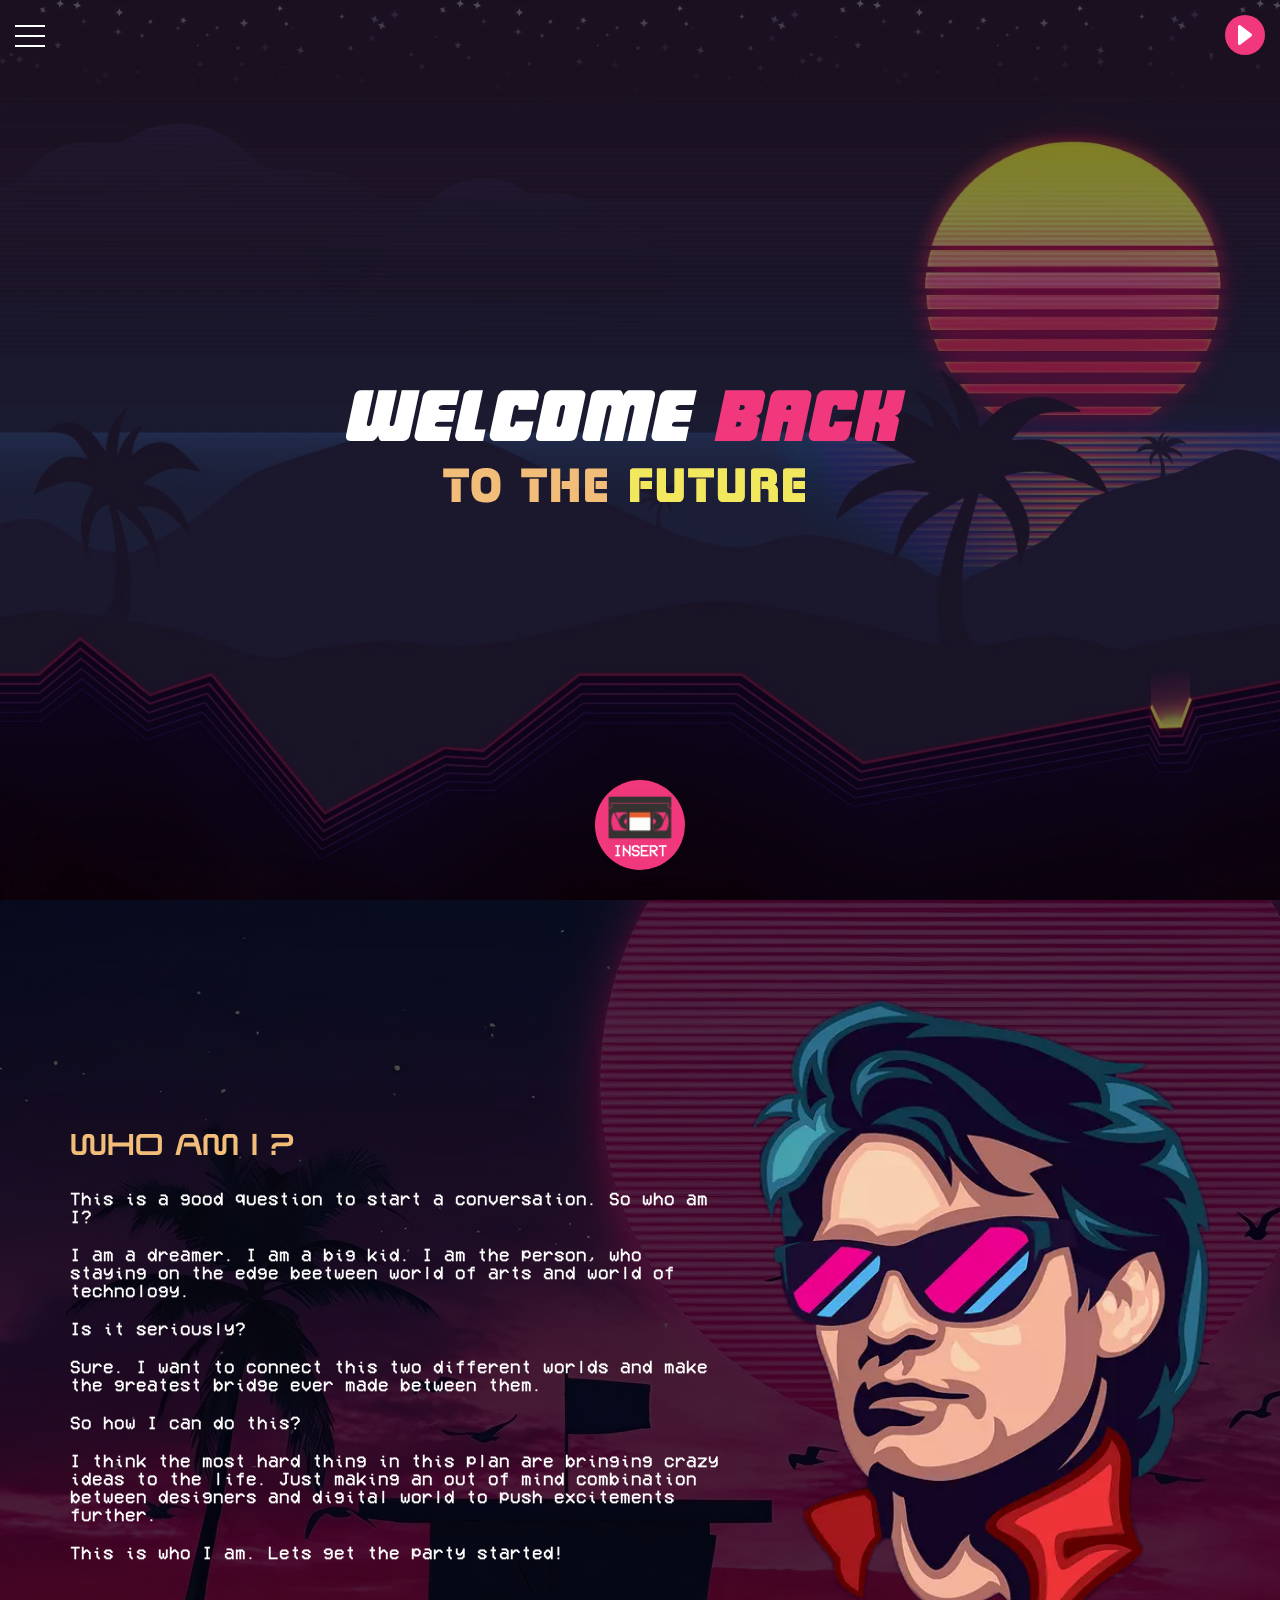
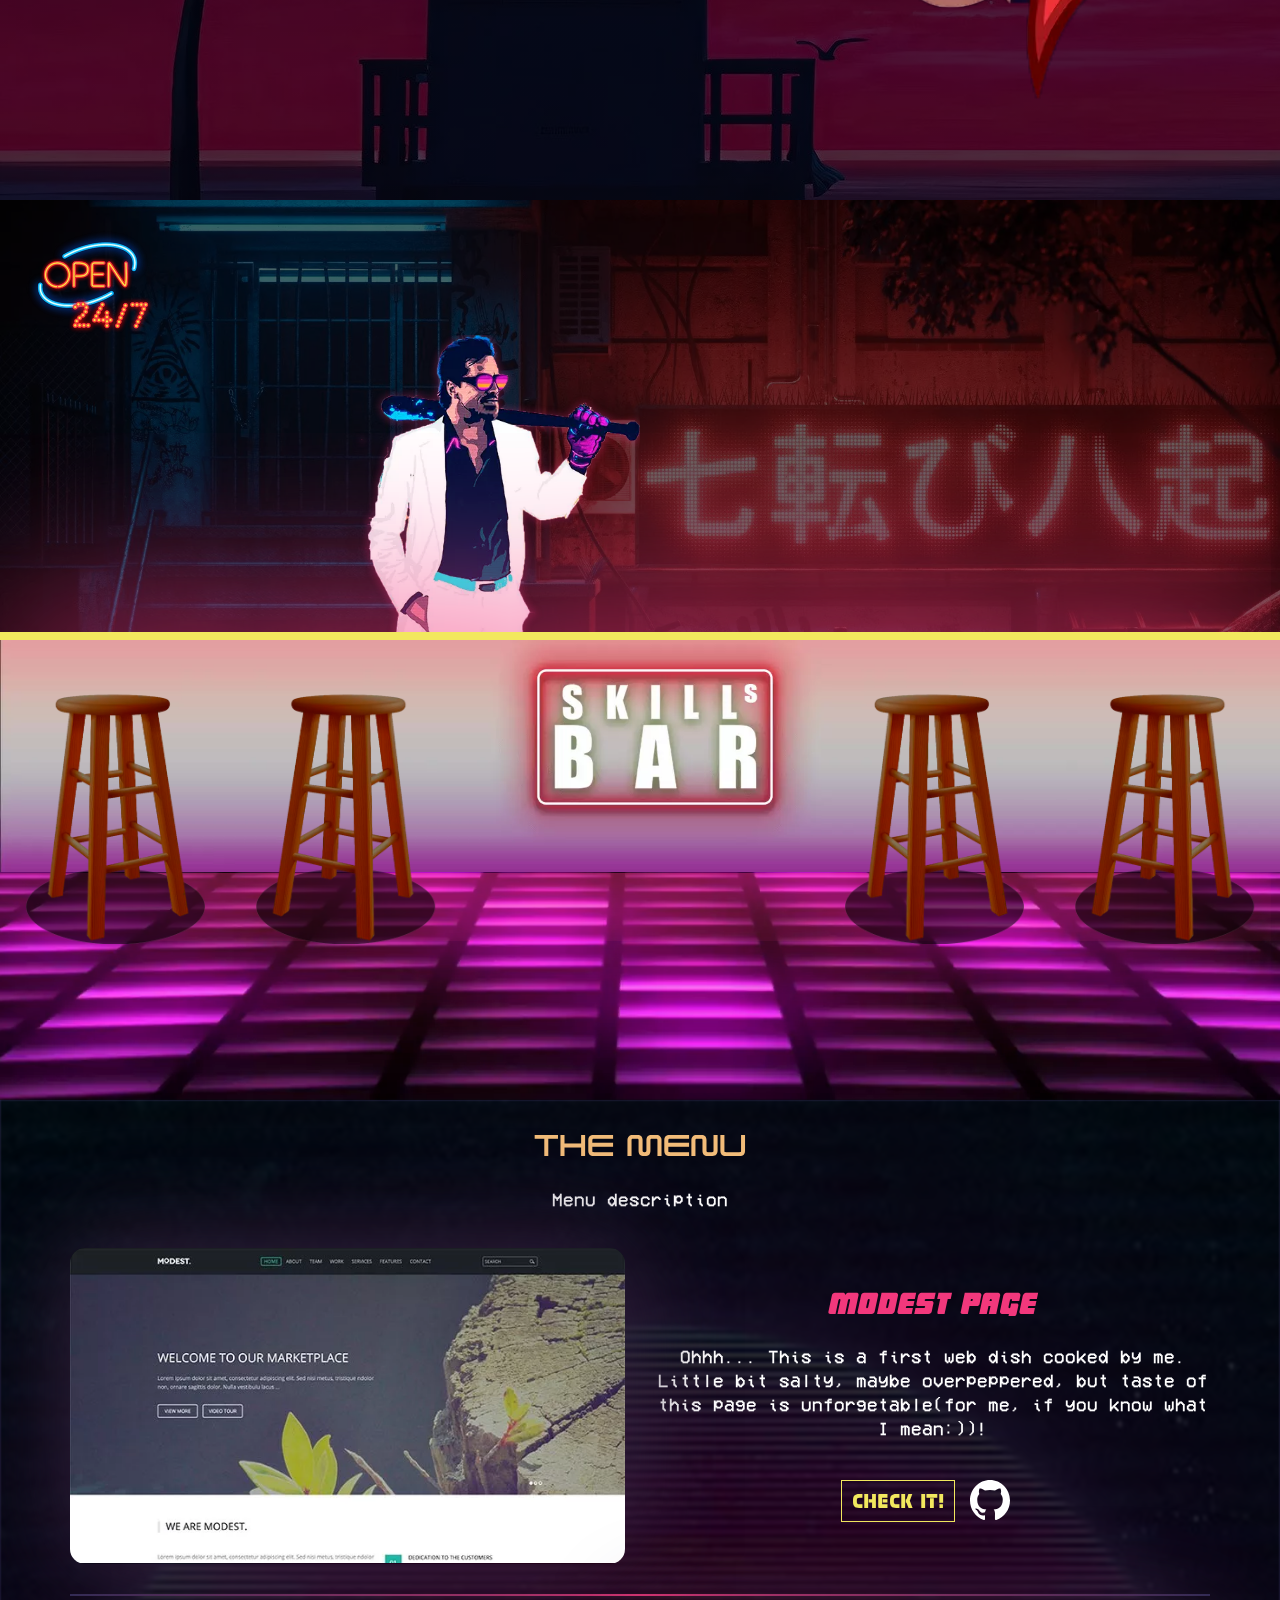
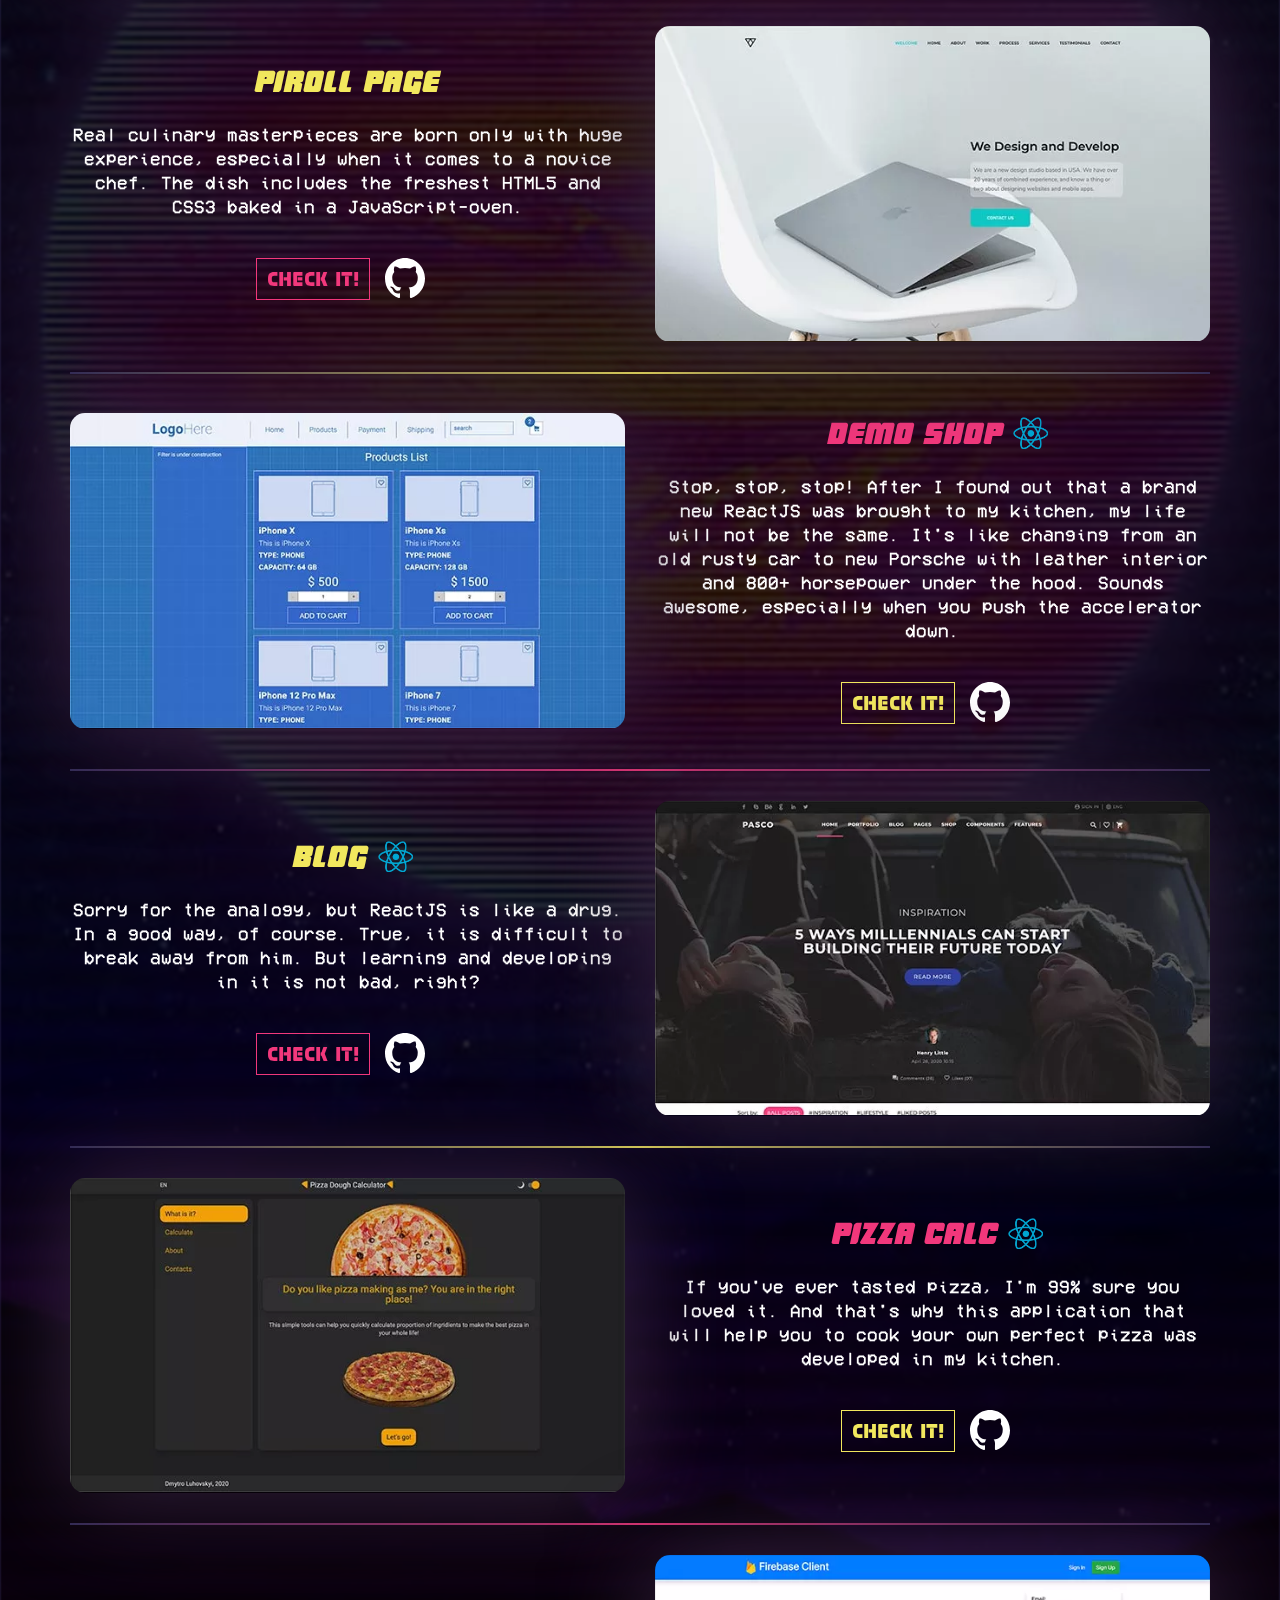
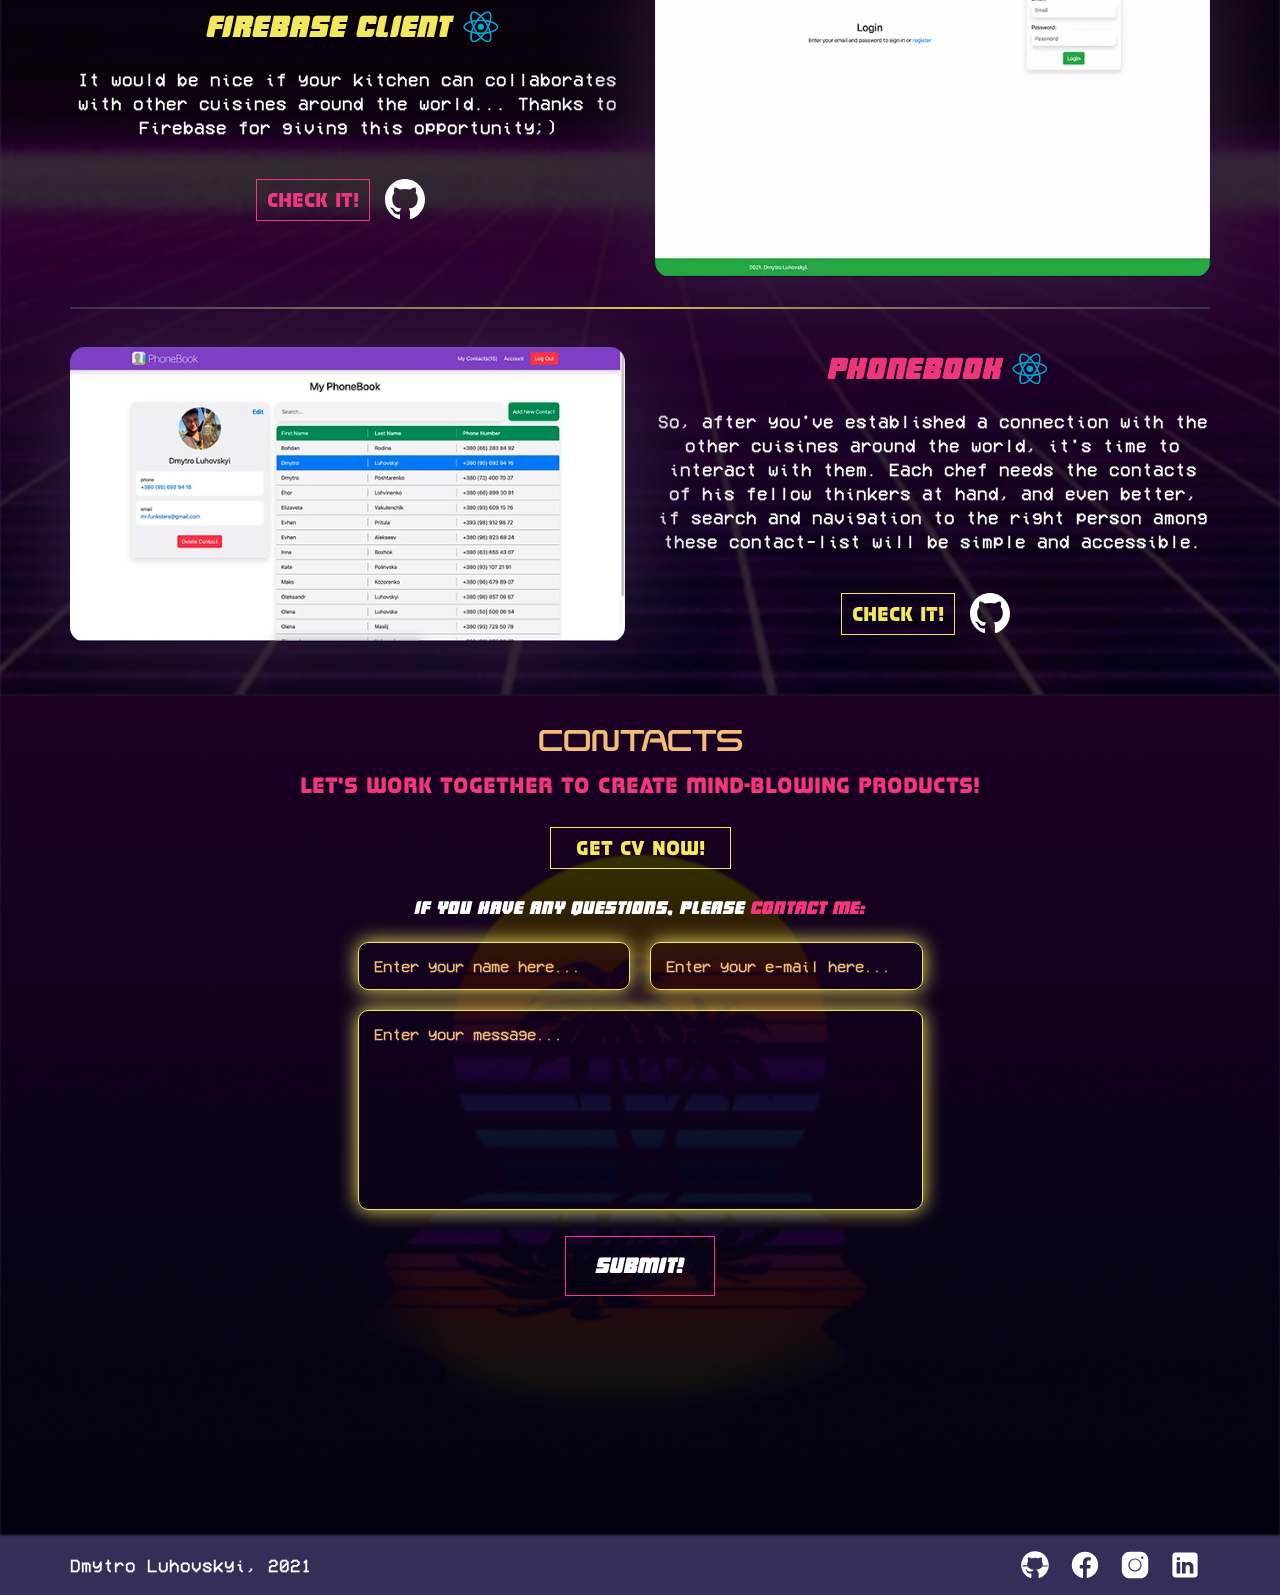
<file: index.html>
<!DOCTYPE html>
<html lang="en">
<head>
    <meta charset="UTF-8">
    <meta name="viewport" content="width=device-width, initial-scale=1.0">
    <title>@mr.funkster's Portfolio</title>
    <link rel="shortcut icon" href="favicon.ico"/>
    <link rel="stylesheet" href="styles/preloader.css">
    <link rel="stylesheet" href="styles/reset.css">
    <link rel="stylesheet" href="styles/grid.css">
    <link rel="stylesheet" href="styles/header.css">
    <link rel="stylesheet" href="styles/main.css">
    <link rel="stylesheet" href="styles/footer.css">
    <link rel="stylesheet" href="styles/styles.css">
    <link rel="stylesheet" href="styles/gallery.css">
</head>
<body>
    <header class="mobile-header">
        <div class="header-burger">
            <span></span>
            <span></span>
            <span></span>
        </div>
        <div class="player">
            <div class="time-code-section">
                <span class="time-code"></span>
                <div class="time-bar-section">
                    <span class="time-bar"></span>
                    <span class="time-bar-bottom"></span>
                </div>
                <div class="audio-status">loading...</div>
            </div>
            <div class="visualizer">
                
            </div>
            <div class="player-btn sided">
                <div class="btn-icons">
                    <img src="images/play-ico.svg" alt="">
                </div>
            </div>
            <div class="player-next">
                <img src="images/next-ico.svg" alt="">
            </div>
        </div>
    </header>
    <header class="header">
        <div class="menu">
            <ul class="nav-menu">
                <li class="yellow"><a class="active" href="#welcome-section">Welcome</a></li>
                <li class="cyan"><a href="#who-am-i">Who am i?</a></li>
                <li class="green"><a href="#skills">The Skills Bar</a></li>
                <li class="magenta"><a href="#projects">The Menu</a></li>
                <li class="red"><a href="#contacts">Contacts</a></li>
            </ul>
        </div>
    </header>
    <div class="wrapper">
        <main class="main">
            <section id="welcome-section" class="welcome-section">
                <img src="images/welcome-screen-background.webp" alt="">
                <div class="container welcome-container">
                    <div class="row welcome-row">
                        <div class="col-sm-12 col-md-12 col-lg-12 welcome-content">
                            <h1>Welcome <span>Back</span></h1>
                            <p>To the <span>future</span></p>
                        </div>
                    </div>
                </div>
                <a href="#who-am-i" id="go" class="go-button">
                    <img src="images/vhs-icon.webp" alt="">
                    <p>insert</p>
                </a>
            </section>
            <section id="who-am-i" class="who-am-i-section light">
                <div class="container v-centered-container">
                    <div class="content">
                        <div class="row v-centered">
                            <div class="col-sm-12 col-md-8 col-lg-7">
                                <h2 class="section-title">Who Am I ?</h2>
                                <p>This is a good question to start a conversation. So who am I?</p>
                                <p>I am a dreamer. I am a big kid. I am the person, who staying on the edge beetween world of arts and world of technology.</p>
                                <p>Is it seriously?</p>
                                <p>Sure. I want to connect this two different worlds and make the greatest bridge ever made between them.</p>
                                <p>So how I can do this?</p>
                                <p>I think the most hard thing in this plan are bringing crazy ideas to the life. Just making an out of mind combination between designers and digital world to push excitements further.</p>
                                <p>This is who I am. Lets get the party started!</p>
                            </div>
                            <div class="col-sm-12 col-md-4 col-lg-5">
                                <img src="images/guy.webp" alt="">
                            </div>
                        </div>
                    </div>
                </div>
            </section>
            <section id="skills" class="skills-section dark">
                <h2 class="bar-section-header">Bar section</h2>
                <div class="bar">
                    <div class="neon-lights-1">
                        <img src="images/neon-lights-1.webp" alt="">
                    </div>
                    <div class="bar-background-top">
                        <img src="images/bar-background.webp" alt="">
                    </div>
                    <div class="bar-image-bottom">
                        <img src="images/dance-floor.webp" alt="">
                    </div>
                    <div class="bartender">
                        <img class="bartender-body" src="images/bartender-witout-mouth.webp" alt="">
                        <img class="bartender-mouth" src="images/bartender-mouth.webp" alt="">
                    </div>
                    <div class="dialogue-section">
                        <p class="text-typing"></p>
                    </div>
                    <div class="bar-counter-section">
                        <div class="bar-counter-shadow"></div>
                        <div class="bar-chairs">
                            <div class="chair chair1">
                                <img src="images/chair-w-shadow.webp" alt="">
                            </div>
                            <div class="chair chair2">
                                <img src="images/chair-w-shadow.webp" alt="">
                            </div>
                            <div class="chair chair3">
                                <img src="images/chair-w-shadow.webp" alt="">
                            </div>
                            <div class="chair chair4">
                                <img src="images/chair-w-shadow.webp" alt="">
                            </div>
                        </div>
                        <div class="bar-counter">
                            <img src="images/slikk-bar-cropped.webp" alt="">
                            <div class="neon-light"></div>
                        </div>
                        <div class="bottles">
                            <div class="bottle"><img src="images/bottles/bottle-1.webp" alt=""></div>
                            <div class="bottle"><img src="images/bottles/bottle-2.webp" alt=""></div>
                            <div class="bottle"><img src="images/bottles/bottle-3.webp" alt=""></div>
                            <div class="bottle"><img src="images/bottles/bottle-4.webp" alt=""></div>
                            <div class="bottle"><img src="images/bottles/bottle-5.webp" alt=""></div>
                            <div class="bottle"><img src="images/bottles/bottle-8.webp" alt=""></div>
                            <div class="bottle"><img src="images/bottles/bottle-7.webp" alt=""></div>
                            <div class="bottle"><img src="images/bottles/bottle-6.webp" alt=""></div>
                        </div>
                    </div>
                </div>
            </section>
            <section id="projects" class="projects-section light">
                <div class="background-image-blured">
                    <img class="parallax-background" src="images/menu-background-2.webp" alt="" loading="lazy">
                </div>
                <div class="container projects-section-container">
                    <div class="content">
                        <h2 class="section-title menu-title">The Menu</h2>
                        <div class="row">
                            <div class="col-sm-12 col-md-12 col-lg-12">
                                <p class="menu-description">Menu description</p>
                            </div>
                        </div>
                        <div class="row">
                            <div class="col-sm-12 col-md-12 col-lg-12 menu-item right">
                                <div class="row v-centered">
                                    <div class="col-sm-12 col-md-6 col-lg-6 project-image">
                                        <div class="item-title mobile">
                                            <h4 class="menu-item-title">Modest Page</h4>
                                        </div>
                                        <div class="menu-item-img">
                                            <div class="item-overlay">
                                                <div class="item-zoom">
                                                    <img src="images/zoom-ico.svg" loading="lazy" alt="">
                                                </div>
                                            </div>
                                            <img src="images/menu/modest-min.webp" loading="lazy" alt="">
                                        </div>
                                    </div>
                                    <div class="col-sm-12 col-md-6 col-lg-6 project-description">
                                        <div class="item-title">
                                            <h4 class="menu-item-title">Modest Page</h4>
                                        </div>
                                        <div class="menu-item-description">
                                            <p>Ohhh... This is a first web dish cooked by me. Little bit salty, maybe overpeppered, but taste of this page is unforgetable(for me, if you know what I mean:))!</p>
                                        </div>
                                        <div class="menu-item-buttons">
                                            <div class="check-button">
                                                <a href="https://mrfunkster.github.io/modest-blog.skillup/" target="_blank">Check It!</a>
                                            </div>
                                            <div class="git-button">
                                                <a href="https://github.com/mrfunkster/modest-blog.skillup" target="_blank"><img src="images/github-ico.svg" alt=""></a>
                                            </div>
                                        </div>
                                    </div>
                                </div>
                                <div class="line"></div>
                            </div>
                            <div class="col-sm-12 col-md-12 col-lg-12 menu-item left">
                                <div class="row v-centered">
                                    <div class="col-sm-12 col-md-6 col-lg-6 project-description">
                                        <div class="item-title">
                                            <h4 class="menu-item-title yellow">Piroll Page</h4>
                                        </div>
                                        <div class="menu-item-description">
                                            <p>Real culinary masterpieces are born only with huge experience, especially when it comes to a novice chef. The dish includes the freshest HTML5 and CSS3 baked in a JavaScript-oven.</p>
                                        </div>
                                        <div class="menu-item-buttons">
                                            <div class="check-button primary">
                                                <a href="https://mrfunkster.github.io/piroll-page/" target="_blank">Check It!</a>
                                            </div>
                                            <div class="git-button">
                                                <a href="https://github.com/mrfunkster/piroll-page" target="_blank"><img src="images/github-ico.svg" alt=""></a>
                                            </div>
                                        </div>
                                    </div>
                                    <div class="col-sm-12 col-md-6 col-lg-6 project-image">
                                        <div class="item-title mobile">
                                            <h4 class="menu-item-title yellow">Piroll Page</h4>
                                        </div>
                                        <div class="menu-item-img">
                                            <div class="item-overlay">
                                                <div class="item-zoom">
                                                    <img src="images/zoom-ico.svg" loading="lazy" alt="">
                                                </div>
                                            </div>
                                            <img src="images/menu/piroll-min.webp" loading="lazy" alt="">
                                        </div>
                                    </div>
                                </div>
                                <div class="line"></div>
                            </div>
                            <div class="col-sm-12 col-md-12 col-lg-12 menu-item right">
                                <div class="row v-centered">
                                    <div class="col-sm-12 col-md-6 col-lg-6 project-image">
                                        <div class="item-title mobile">
                                            <h4 class="menu-item-title">Demo Shop</h4>
                                            <div class="react-logo">
                                                <img src="images/react-logo.webp" loading="lazy" alt="">
                                            </div>
                                        </div>
                                        <div class="menu-item-img">
                                            <div class="item-overlay">
                                                <div class="item-zoom">
                                                    <img src="images/zoom-ico.svg" loading="lazy" alt="">
                                                </div>
                                            </div>
                                            <img src="images/menu/shop-min.webp" loading="lazy" alt="">
                                        </div>
                                    </div>
                                    <div class="col-sm-12 col-md-6 col-lg-6 project-description">
                                        <div class="item-title">
                                            <h4 class="menu-item-title">Demo Shop</h4>
                                            <div class="react-logo">
                                                <img src="images/react-logo.webp" loading="lazy" alt="">
                                            </div>
                                        </div>
                                        <div class="menu-item-description">
                                            <p>Stop, stop, stop! After I found out that a brand new ReactJS was brought to my kitchen, my life will not be the same. It's like changing from an old rusty car to new Porsche with leather interior and 800+ horsepower under the hood. Sounds awesome, especially when you push the accelerator down.</p>
                                        </div>
                                        <div class="menu-item-buttons">
                                            <div class="check-button">
                                                <a href="https://mrfunkster.github.io/modest-blog.skillup/" target="_blank">Check It!</a>
                                            </div>
                                            <div class="git-button">
                                                <a href="https://github.com/mrfunkster/react-shop-demo" target="_blank"><img src="images/github-ico.svg" alt=""></a>
                                            </div>
                                        </div>
                                    </div>
                                </div>
                                <div class="line"></div>
                            </div>
                            <div class="col-sm-12 col-md-12 col-lg-12 menu-item left">
                                <div class="row v-centered">
                                    <div class="col-sm-12 col-md-6 col-lg-6 project-description">
                                        <div class="item-title">
                                            <h4 class="menu-item-title yellow">Blog</h4>
                                            <div class="react-logo">
                                                <img src="images/react-logo.webp" loading="lazy" alt="">
                                            </div>
                                        </div>
                                        <div class="menu-item-description">
                                            <p>Sorry for the analogy, but ReactJS is like a drug. In a good way, of course. True, it is difficult to break away from him. But learning and developing in it is not bad, right?</p>
                                        </div>
                                        <div class="menu-item-buttons">
                                            <div class="check-button primary">
                                                <a href="https://5f91ef5a0d453e0009a7ceca--blissful-nobel-f6df78.netlify.app/" target="_blank">Check It!</a>
                                            </div>
                                            <div class="git-button">
                                                <a href="https://github.com/mrfunkster/blog-react-app" target="_blank"><img src="images/github-ico.svg" alt=""></a>
                                            </div>
                                        </div>
                                    </div>
                                    <div class="col-sm-12 col-md-6 col-lg-6 project-image">
                                        <div class="item-title mobile">
                                            <h4 class="menu-item-title yellow">Blog</h4>
                                            <div class="react-logo">
                                                <img src="images/react-logo.webp" loading="lazy" alt="">
                                            </div>
                                        </div>
                                        <div class="menu-item-img">
                                            <div class="item-overlay">
                                                <div class="item-zoom">
                                                    <img src="images/zoom-ico.svg" loading="lazy" alt="">
                                                </div>
                                            </div>
                                            <img src="images/menu/blog-min.webp" loading="lazy" alt="">
                                        </div>
                                    </div>
                                </div>
                                <div class="line"></div>
                            </div>
                            <div class="col-sm-12 col-md-12 col-lg-12 menu-item right">
                                <div class="row v-centered">
                                    <div class="col-sm-12 col-md-6 col-lg-6 project-image">
                                        <div class="item-title mobile">
                                            <h4 class="menu-item-title">Pizza Calc</h4>
                                            <div class="react-logo">
                                                <img src="images/react-logo.webp" loading="lazy" alt="">
                                            </div>
                                        </div>
                                        <div class="menu-item-img">
                                            <div class="item-overlay">
                                                <div class="item-zoom">
                                                    <img src="images/zoom-ico.svg" loading="lazy" alt="">
                                                </div>
                                            </div>
                                            <img src="images/menu/pizza-min.webp" loading="lazy" alt="">
                                        </div>
                                    </div>
                                    <div class="col-sm-12 col-md-6 col-lg-6 project-description">
                                        <div class="item-title">
                                            <h4 class="menu-item-title">Pizza Calc</h4>
                                            <div class="react-logo">
                                                <img src="images/react-logo.webp" loading="lazy" alt="">
                                            </div>
                                        </div>
                                        <div class="menu-item-description">
                                            <p>If you've ever tasted pizza, I'm 99% sure you loved it. And that's why this application that will help you to cook your own perfect pizza was developed in my kitchen.</p>
                                        </div>
                                        <div class="menu-item-buttons">
                                            <div class="check-button">
                                                <a href="https://dreamy-williams-c127bf.netlify.app/" target="_blank">Check It!</a>
                                            </div>
                                            <div class="git-button">
                                                <a href="https://github.com/mrfunkster/pizza-calculator" target="_blank"><img src="images/github-ico.svg" alt=""></a>
                                            </div>
                                        </div>
                                    </div>
                                </div>
                                <div class="line"></div>
                            </div>
                            <div class="col-sm-12 col-md-12 col-lg-12 menu-item left">
                                <div class="row v-centered">
                                    <div class="col-sm-12 col-md-6 col-lg-6 project-description">
                                        <div class="item-title">
                                            <h4 class="menu-item-title yellow">Firebase Client</h4>
                                            <div class="react-logo">
                                                <img src="images/react-logo.webp" loading="lazy" alt="">
                                            </div>
                                        </div>
                                        <div class="menu-item-description">
                                            <p>It would be nice if your kitchen can collaborates with other cuisines around the world... Thanks to Firebase for giving this opportunity;)</p>
                                        </div>
                                        <div class="menu-item-buttons">
                                            <div class="check-button primary">
                                                <a href="https://firebase-client-app.vercel.app/" target="_blank">Check It!</a>
                                            </div>
                                            <div class="git-button">
                                                <a href="https://github.com/mrfunkster/firebase-client-app" target="_blank"><img src="images/github-ico.svg" alt=""></a>
                                            </div>
                                        </div>
                                    </div>
                                    <div class="col-sm-12 col-md-6 col-lg-6 project-image">
                                        <div class="item-title mobile">
                                            <h4 class="menu-item-title yellow">Firebase Client</h4>
                                            <div class="react-logo">
                                                <img src="images/react-logo.webp" loading="lazy" alt="">
                                            </div>
                                        </div>
                                        <div class="menu-item-img">
                                            <div class="item-overlay">
                                                <div class="item-zoom">
                                                    <img src="images/zoom-ico.svg" loading="lazy" alt="">
                                                </div>
                                            </div>
                                            <img src="images/menu/firebase-min.webp" loading="lazy" alt="">
                                        </div>
                                    </div>
                                </div>
                                <div class="line"></div>
                            </div>
                            <div class="col-sm-12 col-md-12 col-lg-12 menu-item right">
                                <div class="row v-centered">
                                    <div class="col-sm-12 col-md-6 col-lg-6 project-image">
                                        <div class="item-title mobile">
                                            <h4 class="menu-item-title">PhoneBook</h4>
                                            <div class="react-logo">
                                                <img src="images/react-logo.webp" loading="lazy" alt="">
                                            </div>
                                        </div>
                                        <div class="menu-item-img">
                                            <div class="item-overlay">
                                                <div class="item-zoom">
                                                    <img src="images/zoom-ico.svg" loading="lazy" alt="">
                                                </div>
                                            </div>
                                            <img src="images/menu/phone-book-min.webp" loading="lazy" alt="">
                                        </div>
                                    </div>
                                    <div class="col-sm-12 col-md-6 col-lg-6 project-description">
                                        <div class="item-title">
                                            <h4 class="menu-item-title">PhoneBook</h4>
                                            <div class="react-logo">
                                                <img src="images/react-logo.webp" loading="lazy" alt="">
                                            </div>
                                        </div>
                                        <div class="menu-item-description">
                                            <p>So, after you've established a connection with the other cuisines around the world, it's time to interact with them. Each chef needs the contacts of his fellow thinkers at hand, and even better, if search and navigation to the right person among these contact-list will be simple and accessible.</p>
                                        </div>
                                        <div class="menu-item-buttons">
                                            <div class="check-button">
                                                <a href="https://phone-book-seven.vercel.app" target="_blank">Check It!</a>
                                            </div>
                                            <div class="git-button">
                                                <a href="https://github.com/mrfunkster/phone-book" target="_blank"><img src="images/github-ico.svg" alt=""></a>
                                            </div>
                                        </div>
                                    </div>
                                </div>
                            </div>
                        </div>
                    </div>
                </div>
            </section>
            <section id="contacts" class="contacts-section dark">
                <div class="background-image-blured">
                    <img src="images/contacts-section.webp" alt="" loading="lazy">
                </div>
                <div class="container contacts-section-container">
                    <div class="content">
                        <h2 class="section-title">Contacts</h2>
                        <div class="row">
                            <div class="col-sm-12 col-md-12 col-lg-12 contacts-description">
                                <h3>Let's work together to create mind-blowing products!</h3>
                            </div>
                        </div>
                        <div class="row centered">
                            <div class="col cv-button check-button">
                                <a href="files/CV_Luhovskyi_Dmytro.pdf" target="_blank">
                                    GET CV Now!
                                </a>
                            </div>
                        </div>
                        <div class="row centered">
                            <div class="col-sm-12 col-md-6 col-lg-6 contacts-form">
                                <h3>If you have any questions, please <span>contact me:</span></h3>
                                <form action="#" id="form">
                                    <div class="row">
                                        <div class="col-sm-12 col-md-6 col-lg-6 inputs-container">
                                            <input class="_req" type="text" id="input-name" placeholder="Enter your name here...">
                                        </div>
                                        <div class="col-sm-12 col-md-6 col-lg-6 inputs-container">
                                            <input class="_req _email" type="text" id="input-email" placeholder="Enter your e-mail here...">
                                        </div>
                                    </div>
                                    <div class="row">
                                        <div class="col-sm-12 col-md-12 col-lg-12 inputs-container">
                                            <textarea class="_req" name="message" id="input-message" placeholder="Enter your message..."></textarea>
                                        </div>
                                    </div>
                                    <div class="row centered">
                                        <button class="submit-button" type="submit">Submit!</button>
                                    </div>
                                </form>
                            </div>
                        </div>
                    </div>
                </div>
            </section>
            <a class="scroll-up-btn" href="#welcome-section">
                <img src="images/arrow-up.svg" alt="">
            </a>
        </main>
        <footer class="footer light">
            <div class="container">
                <div class="row footer-row">
                    <div class="col-sm-12 col-md-6 col-lg-6 footer-title">
                        <p>Dmytro Luhovskyi, 2021</p>
                    </div>
                    <div class="col-sm-12 col footer-links">
                        <div class="footer-link">
                            <a href="https://github.com/mrfunkster" target="_blank">
                                <img src="images/github-icon-small.svg" alt="">
                            </a>
                        </div>
                        <div class="footer-link">
                            <a href="https://www.facebook.com/mr.funkster/" target="_blank">
                                <img src="images/facebook.svg" alt="">
                            </a>
                        </div>
                        <div class="footer-link">
                            <a href="https://www.instagram.com/mr.funkster/" target="_blank">
                                <img src="images/instagram.svg" alt="">
                            </a>
                        </div>
                        <div class="footer-link">
                            <a href="https://www.linkedin.com/in/dmytro-luhovskyi/" target="_blank">
                                <img src="images/linkedin.svg" alt="">
                            </a>
                        </div>
                    </div>
                </div>
            </div>
        </footer>
        <div class="overlay"></div>
        <div class="modal">
            <div class="modal-window">
                <div class="modal-close">X</div>
                <h4 class="modal-header">Modal Header</h4>
                <p class="modal-message">Modal Message</p>
                <div class="modal-button">Ok</div>
            </div>
        </div>
    </div>
    <div class="gallery">
        <div class="gallery-close">X</div>
        <div class="gallery-count">1/4</div>
        <div class="gallery-next">Next</div>
        <div class="gallery-prev">Prev</div>
        <div class="gallery-loader"><img src="images/loader-spinner.svg" alt=""></div>
    </div>
    <div class="preloader" id="page-preloader">
        <div class="preloader-content" id="preloader-content">
            <div class="loading-percent">
                <div>Loading: </div>
                <div class="load-perc" id="load-perc"></div>
            </div>            
            <div class="loading-track">
                <div class="loading-progress-bar"></div>
                <div class="loading-background-bar"></div>
            </div>
        </div>
    </div>
    <script src="scripts/preloader.js"></script>
    <script src="scripts/jquery-3.5.1.min.js"></script>
    <script src="scripts/app.js"></script>
    <script src="scripts/player.js"></script>
    <script src="scripts/skills-bar.js"></script>
    <script src="scripts/gallery.js"></script>
    <script src="scripts/smtp.js"></script>
</body>
</html>
</file>
<file: styles/preloader.css>
.preloader {
    position: fixed;
    background-color: var(--secondary-color);
    top: 0;
    bottom: 0;
    left: 0;
    right: 0;
    z-index: 99999;
    visibility: visible;
    opacity: 1;
    transition: .5s;
}
.preloader.done {
    visibility: hidden;
    opacity: 0;
}
.preloader-content {
    position: absolute;
    top: 50%;
    left: 50%;
    transform: translate(-50%, -50%);
    font-size: 24px;
}
.loading-percent {
    display: flex;
    justify-content: center;
}
.load-perc {
    text-align: center;
    margin-bottom: 15px;
    color: var(--fourth-color);
}
.loading-track {
    width: 300px;
    height: 10px;
    position: relative;
}
.loading-background-bar {
    width: 100%;
    height: 100%;
    background-color: var(--third-color);
    position: absolute;
    z-index: 1;
    border-radius: 5px;
}
.loading-progress-bar {
    height: 100%;
    min-width: 5px;
    position: absolute;
    z-index: 2;
    border-radius: 5px;
    background-color: var(--primary-color);
}
</file>
<file: styles/grid.css>
.container {
    width: 100%;
    padding: 0 15px;
    margin: 0 auto;
}

.row {
    display: flex;
    flex-wrap: wrap;
    margin-left: -15px;
    margin-right: -15px;
}

.header-row {
    align-items: center;
    justify-content: space-between;
}

.col, .col-sm-1, .col-sm-2, .col-sm-3, .col-sm-4, .col-sm-5, .col-sm-6, .col-sm-7, .col-sm-8, .col-sm-9, .col-sm-10, .col-sm-11, .col-sm-12,
.col-md-1, .col-md-2, .col-md-3, .col-md-4, .col-md-5, .col-md-6, .col-md-7, .col-md-8, .col-md-9, .col-md-10, .col-md-11, .col-md-12,
.col-lg-1, .col-lg-2, .col-lg-3, .col-lg-4, .col-lg-5, .col-lg-6, .col-lg-7, .col-lg-8, .col-lg-9, .col-lg-10, .col-lg-11, .col-lg-12 {
    padding: 0 15px;
}


/* Adaptive Grid */
/* Mobile */
@media(max-width: 767px) {
    .col-sm-1 {
        flex: 0 0 8.333333%;
        max-width: 8.333333%;
    }
    .col-sm-2 {
        flex: 0 0 16.666667%;
        max-width: 16.666667%;
    }
    .col-sm-3 {
        flex: 0 0 25%;
        max-width: 25%;
    }
    .col-sm-4 {
        flex: 0 0 33.333333%;
        max-width: 33.333333%;
    }
    .col-sm-5 {
        flex: 0 0 41.666667%;
        max-width: 41.666667%;
    }
    .col-sm-6 {
        -ms-flex: 0 0 50%;
        flex: 0 0 50%;
        max-width: 50%;
    }
    .col-sm-7 {
        flex: 0 0 58.333333%;
        max-width: 58.333333%;
    }
    .col-sm-8 {
        flex: 0 0 66.666667%;
        max-width: 66.666667%;
    }
    .col-sm-9 {
        flex: 0 0 75%;
        max-width: 75%;
    }
    .col-sm-10 {
        flex: 0 0 83.333333%;
        max-width: 83.333333%;
    }
    .col-sm-11 {
        flex: 0 0 91.666667%;
        max-width: 91.666667%;
    }
    .col-sm-12 {
        flex: 0 0 100%;
        max-width: 100%;
    }
}
/* Tablet */
@media(min-width: 768px) {
    .container {
        max-width: 720px;
    }
    .col-md-1 {
        -ms-flex: 0 0 8.333333%;
        flex: 0 0 8.333333%;
        max-width: 8.333333%;
    }
    .col-md-2 {
        flex: 0 0 16.666667%;
        max-width: 16.666667%;
    }
    .col-md-3 {
        flex: 0 0 25%;
        max-width: 25%;
    }
    .col-md-4 {
        flex: 0 0 33.333333%;
        max-width: 33.333333%;
    }
    .col-md-5 {
        flex: 0 0 41.666667%;
        max-width: 41.666667%;
    }
    .col-md-6 {
        flex: 0 0 50%;
        max-width: 50%;
    }
    .col-md-7 {
        flex: 0 0 58.333333%;
        max-width: 58.333333%;
    }
    .col-md-8 {
        flex: 0 0 66.666667%;
        max-width: 66.666667%;
    }
    .col-md-9 {
        flex: 0 0 75%;
        max-width: 75%;
    }
    .col-md-10 {
        flex: 0 0 83.333333%;
        max-width: 83.333333%;
    }
    .col-md-11 {
        flex: 0 0 91.666667%;
        max-width: 91.666667%;
    }
    .col-md-12 {
        -ms-flex: 0 0 100%;
        flex: 0 0 100%;
        max-width: 100%;
    }
}
/* Laptop */
@media(min-width: 992px) {
    .container {
        max-width: 960px;
    }
    .col-lg-1 {
        flex: 0 0 8.333333%;
        max-width: 8.333333%;
    }
    .col-lg-2 {
        flex: 0 0 16.666667%;
        max-width: 16.666667%;
    }
    .col-lg-3 {
        flex: 0 0 25%;
        max-width: 25%;
    }
    .col-lg-4 {
        flex: 0 0 33.333333%;
        max-width: 33.333333%;
    }
    .col-lg-5 {
        flex: 0 0 41.666667%;
        max-width: 41.666667%;
    }
    .col-lg-6 {
        flex: 0 0 50%;
        max-width: 50%;
    }
    .col-lg-7 {
        flex: 0 0 58.333333%;
        max-width: 58.333333%;
    }
    .col-lg-8 {
        flex: 0 0 66.666667%;
        max-width: 66.666667%;
    }
    .col-lg-9 {
        flex: 0 0 75%;
        max-width: 75%;
    }
    .col-lg-10 {
        flex: 0 0 83.333333%;
        max-width: 83.333333%;
    }
    .col-lg-11 {
        flex: 0 0 91.666667%;
        max-width: 91.666667%;
    }
    .col-lg-12 {
        flex: 0 0 100%;
        max-width: 100%;
    }
}
/* Desktop */
@media(min-width: 1200px) {
    .container {
        max-width: 1170px;
    }
}
</file>
<file: styles/header.css>
.header {
    position: fixed;
    top: 0;
    z-index: 1;
    color: white;
    transition: background-color .3s;
    padding: 15px;
    background-color: var(--secondary-color);
    height: 100%;
}
.logo img {
    width: 35%;
}
.nav-menu {
    padding-top: 75px;
}
.nav-menu li {
    padding: 15px;
    flex: none;
}
.nav-menu li > a {
    text-decoration: none;
    color: white;
    font-size: 18px;
    text-transform: uppercase;
    transition: color .1s;
}
.nav-menu li > a:hover{
    color: var(--fifth-color);
}
.nav-menu li > a.active {
    color: var(--primary-color);
    animation-duration: 0.1s;
    /* animation-name: textflickerMini; */
    animation-iteration-count: infinite;
    animation-direction: alternate;
}
@keyframes textflickerMini {
    from {
      text-shadow: 0.25px 0 0 #ea36af, -0.5px 0 0 #75fa69;
    }
    to {
      text-shadow: 0.5px 0.125px 1px #ea36af, -0.25px -0.125px .5px #75fa69;
    }
}
.mobile-header {
    position: fixed;
    width: 100%;
    z-index: 200;
    padding: 15px;
    display: flex;
    justify-content: space-between;
    align-items: center;
}
.mobile-header.visible {
    background-color: var(--secondary-color);
    animation: neonFlicker 4s linear infinite;
}
@keyframes neonFlicker {
    0%, 19.999%, 22%, 62.999%, 64%, 64.999%, 70%, 100% {
        box-shadow: 0 1px 30px var(--fourth-color);

    }
    20%, 21.999%, 63%, 63.999%, 65%, 69.999% {
        box-shadow: none;

    }
}
.header-burger {
    width: 30px;
    height: 20px;
    cursor: pointer;
    position: relative;
}
.header-burger span {
    display: block;
    background-color: white;
    width: 100%;
    height: 2px;
    position: absolute;
    transition: .3s;
    transform-origin: center;
}
.header-burger span:nth-child(1) {
    top: 0;
}
.header-burger span:nth-child(2) {
    top: 50%;
}
.header-burger span:nth-child(3) {
    top: 100%;
}
.header-burger.show-burger span:nth-child(1) {
    top: 50%;
    transform: rotate(-45deg);
}
.header-burger.show-burger span:nth-child(2) {
    transform: scale(0);
}
.header-burger.show-burger span:nth-child(3) {
    top: 50%;
    transform: rotate(45deg);
}
.location {
    display: none;
    position: absolute;
    top: 50%;
    left: 50%;
    transform: translate(-50%, -50%);
}
.location p {
    text-transform: uppercase;
}

@media(max-width: 768px) {
    .nav-menu {
        padding-top: 60px;
    }
    .logo img {
        width: 25%;
    }
    .location {
        display: block;
    }
    .mobile-header {
        padding: 10px;
    }
}

/* Player */
.player {
    display: flex;
    align-items: center;
}
.player-btn {
    width: 40px;
    height: 40px;
    background-color: var(--primary-color);
    cursor: pointer;
    border-radius: 50%;
    position: relative;
    transition: transform .3s;
}
.player-btn.sided {
    transform: translateX(30px);
}
.btn-icons {
    width: 20px;
    height: 20px;
    position: absolute;
    top: 50%;
    left: 50%;
    transform: translate(-50%, -50%);
}
.btn-icons img {
    width: 100%;
    height: 100%;
    object-fit: contain;
}
.player-next {
    color: white;
    width: 30px;
    height: 30px;
    cursor: pointer;
    position: relative;
    opacity: 0;
    visibility: hidden;
    transition: .5s;
}
.player-next.visible {
    opacity: 1;
    visibility: visible;
}
.player-next img {
    width: 45%;
    object-fit: cover;
    position: absolute;
    top: 50%;
    left: 50%;
    transform: translate(-50%, -50%);
}
.time-code-section {
    margin-right: 10px;
    display: block;
    visibility: hidden;
    position: relative;
    opacity: 0;
    transition: .5s;
}
.time-code-section.visible {
    opacity: 1;
    visibility: visible;
}

.time-bar-section {
    position: relative;
    margin-top: 2px;
    height: 3px;
    visibility: hidden;
    cursor: pointer;
}
.time-code {
    pointer-events: none;
}
.time-bar-section.visible {
    visibility: visible;
}
.time-bar {
    height: 100%;
    background-color: var(--primary-color);
    position: absolute;
    left: 0;
    z-index: 2;
}
.time-bar-bottom {
    height: 100%;
    width: 100%;
    background-color: var(--third-color);
    position: absolute;
    left: 0;
}
.audio-status {
    position: absolute;
    bottom: -5px;
    left: 50%;
    transform: translateX(-50%);
    font-size: 11px;
    z-index: 2;
    display: none;
    animation: loading 1s infinite ease-in-out;
}

.audio-status.visible {
    display: block;
}
@keyframes loading {
    0% {opacity: 0;}
    50% {opacity: 1;}
    100% {opacity: 0;}
}

.visualizer {
    width: 30px;
    height: 22px;
    margin-right: 10px;
    display: flex;
    align-items: flex-end;
    transition: .5s;
    opacity: 0;
    visibility: hidden;
}
.visualizer.visible {
    opacity: 1;
    visibility: visible;
}
.visualizer span {
    background-color: white;
    margin: 0 1px;
    min-height: 3px;
    transform-origin: center;
}
</file>
<file: styles/main.css>
.wrapper {
    position: absolute;
    left: 0;
    z-index: 100;
    transition: transform .3s;
    flex: 1;
}
.wrapper.show-menu {
    transform: translateX(var(--nav-width));
    animation: neonFlickerPrimary 3s linear infinite;
}
@keyframes neonFlickerPrimary {
  0%, 19.999%, 22%, 62.999%, 64%, 64.999%, 70%, 100% {
      box-shadow: 0 1px 30px var(--primary-color);

  }
  20%, 21.999%, 63%, 63.999%, 65%, 69.999% {
      box-shadow: none;
  }
}
/* .wrapper:after {
    content: '';
    position: absolute;
    top:0px;
    left:0px;
    right:0px;
    bottom:0px;
    z-index:1000;
    background: repeating-linear-gradient(0deg, #111 0px, #111 .5px, transparent 1px, transparent 2.5px);
    background-size:100% 50px;
    animation: lines 2s ease-out infinite;
    opacity:0.3;
    mix-blend-mode: color-burn;
    pointer-events: none;
} */


@keyframes lines {
    0% {
       background-position:0px 0px;
    }
    100% {
       background-position:0px 25px;
    }
 }
 /* .wrapper::before {
    content: '';
    position: absolute;
    top:0px;
    left:0px;
    right:0px;
    bottom:0px;
    z-index:1500;
    color: white;
    background: repeating-linear-gradient(0deg, #111 0px, #111211 .5px, transparent 4px, transparent 5px);
    clip: rect(0, 900px, 0, 0);
    animation: noise-anim-2 3s infinite;
 } */
 @keyframes noise-anim-2 {
    0% {
      clip: rect(2000px, 9999px, 78px, 0);
    }
    3.33333% {
      clip: rect(100px, 9999px, 500px, 0);
    }
    6.66667% {
      clip: rect(5000px, 9999px, 7px, 0);
    }
    10% {
      clip: rect(12px, 9999px, 43px, 0);
    }
    13.33333% {
      clip: rect(92px, 9999px, 7px, 0);
    }
    16.66667% {
      clip: rect(7000px, 9999px, 1px, 0);
    }
    20% {
      clip: rect(35px, 9999px, 16px, 0);
    }
    23.33333% {
      clip: rect(1000px, 9999px, 60px, 0);
    }
    26.66667% {
      clip: rect(500px, 9999px, 92px, 0);
    }
    30% {
      clip: rect(120px, 9999px, 47px, 0);
    }
    33.33333% {
      clip: rect(15px, 9999px, 87px, 0);
    }
    36.66667% {
      clip: rect(780px, 9999px, 25px, 0);
    }
    40% {
      clip: rect(66px, 9999px, 10px, 0);
    }
    43.33333% {
      clip: rect(59px, 9999px, 40px, 0);
    }
    46.66667% {
      clip: rect(8px, 9999px, 4px, 0);
    }
    50% {
      clip: rect(5000px, 9999px, 85px, 0);
    }
    53.33333% {
      clip: rect(19px, 9999px, 53px, 0);
    }
    56.66667% {
      clip: rect(40px, 9999px, 81px, 0);
    }
    60% {
      clip: rect(400px, 9999px, 81px, 0);
    }
    63.33333% {
      clip: rect(14px, 9999px, 78px, 0);
    }
    66.66667% {
      clip: rect(84px, 9999px, 45px, 0);
    }
    70% {
      clip: rect(30px, 9999px, 61px, 0);
    }
    73.33333% {
      clip: rect(31px, 9999px, 64px, 0);
    }
    76.66667% {
      clip: rect(2500px, 9999px, 69px, 0);
    }
    80% {
      clip: rect(13px, 9999px, 15px, 0);
    }
    83.33333% {
      clip: rect(15px, 9999px, 87px, 0);
    }
    86.66667% {
      clip: rect(8px, 9999px, 400px, 0);
    }
    90% {
      clip: rect(1050px, 9999px, 12px, 0);
    }
    93.33333% {
      clip: rect(94px, 9999px, 12px, 0);
    }
    96.66667% {
      clip: rect(74px, 9999px, 34px, 0);
    }
    100% {
      clip: rect(64px, 9999px, 98px, 0);
    }
  }
/* Welcome Screen */
.welcome-section {
    height: 100vh;
    height: calc(var(--vh, 1vh) * 100);
    position: relative;
}
.welcome-section > img {
    height: 100%;
    width: 100%;
    object-fit: cover;
    filter: brightness(50%);
}
.welcome-section > .container {
    position: absolute;
    top: 0;
    left: 50%;
    transform: translateX(-50%);
    height: inherit;
}
.welcome-container {
    display: flex;
    align-items: center;
    position: relative;
}
.welcome-row {
    justify-content: center;
    width: 100%;
}
h1 {
    text-align: center;
    font-family: 'Lowrider Bold Italic';
    font-size: 72px;
    animation-duration: 0.08s;
    /* animation-name: textflicker; */
    animation-iteration-count: infinite;
    animation-direction: alternate;
}
h1 > span {
    color: var(--primary-color)
}
.welcome-content p {
    text-align: center;
    font-size: 48px;
    text-transform: uppercase;
    font-family: 'stormfaze';
    color: var(--fifth-color);
}
.welcome-content p span {
    animation-duration: 5s;
    /* animation-name: colorChanger; */
    animation-iteration-count: infinite;
    animation-direction: alternate;
    position: relative;
}

.welcome-content p span:before {
    content: "FUTURE";
    position: absolute;
    overflow: hidden;
    color: var(--fourth-color);
    width: 100%;
    z-index: 5;
    text-shadow: none;
    text-align: left;
    /* animation: flicker 3s linear infinite; */
}

@keyframes flicker {
    0%, 19.999%, 22%, 62.999%, 64%, 64.999%, 70%, 100% {
        opacity: .99;
        text-shadow: -1px -1px 0 outline, 1px -1px 0 outline, -1px 1px 0 outline, 1px 1px 0 outline, 0 -2px 8px, 0 0 2px, 0 0 5px #ff7e00, 0 0 15px #ff4444, 0 0 2px #ff7e00, 0 2px 3px #000;
    }
    20%, 21.999%, 63%, 63.999%, 65%, 69.999% {
        opacity: 0.4;
        text-shadow: none;
    }
}

@keyframes colorChanger {
    from {color: var(--fourth-color)}
    to {color: var(--primary-color)}
}
.go-button {
    display: block;
    text-decoration: none;
    color: white;
    background-color: var(--primary-color);
    width: 90px;
    height: 90px;
    text-align: center;
    border-radius: 50%;
    text-transform: uppercase;
    font-family: 'Lowrider Bold Italic';
    font-size: 26px;
    position: absolute;
    z-index: 1001;
    left: 50%;
    bottom: 30px;
    transform: translateX(-50%);
    animation-duration: 1s;
    /* animation-name: btn-opacity; */
    animation-iteration-count: infinite;
    animation-direction: alternate-reverse;
    animation-timing-function: ease-in-out;
}
.go-button img {
    width: 70%;
    object-fit: cover;
    position: absolute;
    left: 50%;
    transform: translateX(-50%);
    top: 6px;
}
.go-button p {
    font-family: 'VCR Mono';
    position: absolute;
    bottom: 2px;
    left: 50%;
    transform: translateX(-50%);
    font-size: 16px;
    animation-duration: 0.08s;
    /* animation-name: textflickerMini; */
    animation-iteration-count: infinite;
    animation-direction: alternate;
}
@keyframes btn-opacity {
    from {opacity: .5;}
    to {opacity: 1;}
}

@keyframes textflicker {
    from {
      text-shadow: 1px 0 0 #ea36af, -2px 0 0 #75fa69;
    }
    to {
      text-shadow: 2px 0.5px 2px #ea36af, -1px -0.5px 2px #75fa69;
    }
  }


@media(max-width: 767px) {
    h1 {
        font-size: 48px;
    }
    .welcome-content {
        position: absolute;
        top: 50%;
        left: 50%;
        transform: translate(-50%, -50%);
        width: 100%;
    }
    .welcome-content p {
        font-size: 32px;
    }
    .welcome-row {
        width: unset;
    }
}
/* SECTIONS */
.light {
    background-color: var(--third-color);
}
.dark {
    background-color: var(--secondary-color);
}
.content {
    padding: 30px 0;
}
.section-title {
    font-size: 30px;
    font-family: 'saved by zero';
    margin-bottom: 20px;
    color: var(--fifth-color);
}
.light h2 {
    text-align: start;
}
.dark h2 {
    text-align: end;
}
p {
    padding: 10px 0;
    font-size: 18px;
}
section img {
    width: 100%;
    object-fit: cover;
}
@media(max-width: 767px) {
    .section-title {
        font-size: 24px;
    }
}
.who-am-i-section {
    background:linear-gradient(rgba(0,0,0,0.7), rgba(0,0,0,0.7)), url(../images/welcome-screen-background2.webp);
    min-height: 100vh;
}

/* Skill Section */
.bar-section-header {
    display: none;
}
.bar {
  width: 100%;
  position: relative;
  min-height: 100vh;
  overflow-x: hidden;
}
.bar-image-bottom {
    height: 100%;
    position: absolute;
}
.bar-image-bottom img {
    height: 100%;
    object-fit: cover;
}

.bar-counter-section {
    position: absolute;
    width: 100%;
    top: 48%;
    z-index: 4;
}
.bar-counter {
    position: relative;
    z-index: 2;
}
.neon-lights-1 {
    position: absolute;
    top: 2%;
    left: 2%;
    z-index: 3;
    width: 10%;
}
.bar-background-top {
    position: absolute;
    width: 100%;
    top: 0;
    z-index: 2;
    min-height: 50vh;
}
.bar-background-top img {
    width: 100%;
    object-fit: cover;
    filter: brightness(40%);
}
.neon-light {
    width: 100%;
    height: 8px;
    position: absolute;
    animation: neonFlicker 3s linear infinite;
    z-index: 50;
    top: 0;
    background-color: var(--fourth-color);
}
.bartender {
    position: absolute;
    top: 15%;
    width: 25%;
    left: 25%;
    z-index: 4;
}
.bartender-body {
    width: 100%;
    object-fit: cover;
    position: relative;
    z-index: 1;
}
.bartender-mouth {
    position: absolute;
    z-index: 2;
    width: 7%;
    left: 49%;
    top: 15%;
}
.bartender-mouth.speaking {
    animation: speaking 2s ease-in-out infinite;
}
@keyframes speaking {
    0%, 15%, 44%, 56%, 78%, 90%, 100% {
        transform: translateY(0);
    }
    10%, 30%, 50%, 65%, 85%, 95% {
        transform: translateY(22%);
    }
}
.bar-chairs {
    position: absolute;
    width: 100%;
    height: 100%;
    top: 25%;
    z-index: 3;
}
.chair {
    width: 14%;
    position: absolute;
    bottom: -5%;
}
.chair img {
    width: 100%;
    object-fit: cover;
    filter: brightness(50%) saturate(2);
    position: relative;
    z-index: 2;
}
.chair1 {
    left: 2%;
}
.chair2 {
    left: 20%;
    transform: scale(-1, 1);
}
.chair3 {
    right: 20%;
}
.chair4 {
    right: 2%;
    transform: scale(-1, 1);
}
.chair-shadow {
    width: 200px;
    height: 100px;
    background-color: rgba(0,0,0,.5);
    z-index: 1;
    border-radius: 50%;
    position: absolute;
    bottom: 0;
    left: 0;
}

.dialogue-section {
    position: absolute;
    top: 8%;
    left: 42%;
    z-index: 5;
    padding: 15px 25px 15px 15px;
    background-color: blue;
    border-radius: 15px;
    border-bottom-left-radius: 0;
    border: 1px solid white;
    width: 450px;
    visibility: hidden;
    opacity: 0;
    transition: .5s;
}
.dialogue-section.visible {
    visibility: visible;
    opacity: 1;
}
.dialogue-section-arrow {
    width: 20px;
    height: 20px;
    position: absolute;
    left: .2%;
    bottom: -3px;
    background-color: blue;
    border-left: 1px white solid;
    border-bottom: 1px white solid;
    transform-origin: center;
    transform: rotate(-12deg);
}
.text-typing {
    position: relative;
    line-height: 24px;
}
.text-typing::after {
    content: '';
    background-color: white;
    position: absolute;
    
    width: 8px;
    height: 20px;
    animation: blink .5s infinite steps(2);
}
@keyframes blink {
    from {visibility: hidden;}
    to {visibility: visible;}
}
.bar-counter-shadow {
    position: absolute;
    top: 0;
    left: 0;
    right: 0;
    bottom: 0;
    box-shadow: 0 0 200px 0 var(--primary-color);
}
.bottles {
    display: flex;
    position: absolute;
    top: 0;
    right: 15%;
    visibility: hidden;
    opacity: 0;
    transition: .5s;
    z-index: 1;
}
.bottles.active {
    visibility: visible;
    opacity: 1;
    transform: translateY(-100%);
}
.bottle {
    margin: 0 10px;
    height: 100px;
    cursor: pointer;
    flex: none;
    transform-origin: bottom center;
    transition: .3s;
}
.bottle.active:hover {
    transform: scale(1.4);
}
.bottle img {
    height: 100%;
    object-fit: contain;
}

@media(max-width: 1024px) {
    .bar-background-top img{
        position: absolute;
        height: 100%;
    }
    .bar-counter-section {
        top: 52%;
        height: 30%;
        width: 100%;
    }
    .bar-counter {
        height: 100%;
        width: 100%;
        overflow-x: hidden;
    }
    .bar-counter img {
        width: unset;
        height: 100%;
        position: absolute;
        left: 50%;
        transform: translateX(-51%);
    }
    .bartender {
        width: 30%;
        left: 0%;
        top: 22%;
    }
    .bottles {
        right: 5%;
    }
    .bottle {
        height: 80px;
    }
    .bar-chairs {
        display: none;
    }
}

@media (max-width: 768px) {
    .bar-background-top img{
        position: absolute;
        height: 100%;
    }
    .bar-image-bottom {
        min-height: inherit;
        position: absolute;
    }
    .bar-counter-section {
        top: 52%;
        height: 30%;
        width: 100%;
    }
    .bartender {
        width: 40%;
        left: -10%;
        top: 22%;
    }
    .dialogue-section {
        width: 75%;
        right: 50px;
        top: 50px;
        left: unset;
        padding-right: 15px;
    }
    .bottles {
        left: 0;
        width: 100%;
        top: 0;
        justify-content: space-around;
    }
    .bottle {
        width: 50px;
        height: 80px;
        margin: 0;
        flex: 0 1 auto;
    }
    .neon-lights-1 {
        width: 15%;
    }
}

@media (max-width: 425px) {
    .bar {
        overflow-x: hidden;
    }
    .neon-lights-1 {
        width: 15%;
    }
    .bar-background-top {
        position: absolute;
        min-height: 50vh;
    }
    .bar-background-top img{
        position: absolute;
        width: 100%;
        height: 100%;
    }
    .bar-image-bottom {
        min-height: inherit;
        position: relative;
    }
    .bar-image-bottom img {
        position: absolute;
    }
    .bartender {
        width: 65%;
        left: -22%;
        top: 24%;
    }
    .dialogue-section {
        width: 75%;
        right: 15px;
        top: 30px;
        left: unset;
        padding-right: 10px;
    }
    .dialogue-section p {
        font-size: 15px;
        line-height: 20px;
    }
    .bar-counter-section {
        top: 52%;
        height: 30%;
        width: 100%;
    }
    .bar-counter {
        height: 100%;
        width: 100%;
        overflow-x: hidden;
    }
    .bar-counter img {
        width: unset;
        height: 100%;
        position: absolute;
        left: 50%;
        transform: translateX(-51%);
    }
    .bottles {
       left: 0;
       width: 100%;
       top: 0;
       justify-content: space-around;
    }
    .bottle {
        width: 30px;
        height: 50px;
        margin: 0;
        flex: 0 1 auto;
    }
    .bottle img {
        width: 100%;
        object-fit: contain;
    }
}

/* Menu */
.projects-section {
    position: relative;
}
.background-image-blured {
    width: 100%;
    height: 100%;
    position: absolute;
    z-index: 0;
    filter: blur(2px) brightness(30%);
}
.background-image-blured:nth-child(1) {
    filter: blur(1px) brightness(20%);
}
.projects-section-container {
    position: relative;
}
.background-image-blured img {
    height: 100%;
    object-fit: cover;
}
.menu-title {
    text-align: center !important;
    font-size: 30px;
}
.menu-description {
    text-align: center;
    margin-bottom: 15px;
}
.menu-item {
    padding: 15px;
}
.line {
    margin-top: 30px;
    width: 100%;
    height: 2px;
    background: linear-gradient(90deg, rgba(52,46,89,1) 0%, rgba(242,232,94,1) 50%, rgba(52,46,89,1) 100%);
}
.right .line {
    background: linear-gradient(90deg, rgba(52,46,89,1) 0%, rgba(242,56,124,1) 50%, rgba(52,46,89,1) 100%);
}
.menu-item-img {
    width: 100%;
    border-radius: 15px;
    overflow: hidden;
    box-shadow: 0px 0px 100px 0px var(--secondary-color);
    cursor: pointer;
    position: relative;
}
.menu-item-img:hover .item-overlay{
    visibility: visible;
    opacity: 1;
}
.item-overlay {
    position: absolute;
    width: 100%;
    height: 100%;
    background-color: rgba(0,0,0,.6);
    visibility: hidden;
    opacity: 0;
    transition: .3s;
}
.item-zoom {
    width: 35px;
    height: 35px;
    position: absolute;
    top: 50%;
    left: 50%;
    transform: translate(-50%, -50%);
}
.item-zoom img {
    width: 100%;
    height: 100%;
    object-fit: cover;
}
.menu-item-img img {
    width: 100%;
    object-fit: cover;
}
.item-title {
    display: flex;
    justify-content: center;
    align-items: center;
}
.item-title.mobile {
    display: none;
}
.menu-item-title {
    font-family: 'Lowrider Bold Italic';
    font-size: 30px;
    color: var(--primary-color);
    text-align: center;
    padding: 15px 10px;
}
.react-logo {
    width: 35px;
}
.react-logo img {
    width: 100%;
    object-fit: cover;
}
.menu-item-buttons {
    display: flex;
    justify-content: center;
    padding: 15px;
}
.menu-item-description {
    padding-bottom: 15px;
    text-align: center;
}
.menu-item-description p {
    line-height: 24px;
}
.check-button {
    display: inline-block;
    border: 1px solid var(--fourth-color);
    animation: neonFlicker 3.5s linear infinite;
}
.check-button a {
    display: inline-block;
    text-decoration: none;
    color: var(--fourth-color);
    font-family: 'stormfaze';
    font-size: 20px;
    padding: 10px;
}
.git-button {
    height: 40px;
    width: 40px;
    margin-left: 15px;
    margin-right: 15px;
}
.git-button a {
    display: block;
    height: 100%;
    width: 100%;
}
.git-button a img {
    width: 100%;
    height: 100%;
    object-fit: cover;
}

.yellow {
    color: var(--fourth-color);
}
.primary {
    animation: neonFlickerPrimary 2s linear infinite;
    border-color: var(--primary-color);
}
.primary a {
    color: var(--primary-color);
}

@media (max-width: 767px) {
    .menu-item {
        padding-top: 0;
    }
    .project-image {
        margin: 15px 0;
    }
    .left .project-image {
        order: 0;
    }
    .left .project-description {
        order: 1;
    }
    .menu-item-title {
        font-size: 34px;
    }
    .item-title.mobile {
        display: block;
        position: relative;
    }
    .react-logo {
        position: absolute;
        top: 50%;
        transform: translateY(-50%);
        right: 0;
    }
    .project-image {
        margin-top: 0;
    }
    .item-title {
        display: none;
    }
}
@media(max-width: 1024px) {
    .item-overlay {
        display: none;
    }
}

/* Contacts */
.contacts-section {
    min-height: calc(100vh - var(--footer-height));
    position: relative;
}
.contacts-section-container {
    position: relative;
}
.contacts-section .section-title {
    text-align: center;
}
.contacts-description {
    text-align: center;
    font-family: 'stormfaze';
    font-size: 22px;
    color: var(--primary-color);
}
.contacts-form {
    padding-top: 30px;
}

.inputs-container {
    padding: 10px;
}
.inputs-container textarea {
    width: 100%;
    min-height: 200px;
    resize: none;
    background-color: transparent;
    outline: none;
    border: 1px solid var(--fourth-color);
    border-radius: 10px;
    padding: 15px;
    font-size: 16px;
    font-family: 'VCR Mono';
    transition: .3s;
    color: white;
    box-shadow: 0 0 20px 0 var(--fourth-color);
}

.contacts-form input {
    width: 100%;
    height: 100%;
    outline: none;
    border: 1px solid var(--fourth-color);
    color: white;
    font-family: 'VCR Mono';
    background-color: transparent;
    font-size: 16px;
    padding: 15px;
    border-radius: 10px;
    transition: .3s;
    box-shadow: 0 0 20px 0 var(--fourth-color);
}
.contacts-form input::placeholder,
.contacts-form textarea::placeholder {
    color: var(--fifth-color);
}

.contacts-form input:focus,
.contacts-form textarea:focus {
    border: 1px solid var(--primary-color);
    box-shadow: 0 0 80px 0 var(--primary-color);
}

.contacts-form input._error,
.contacts-form textarea._error {
    border: 1px solid red;
    box-shadow: 0 0 40px 0 red;
}

.contacts-form input._error::placeholder,
.contacts-form textarea._error::placeholder {
    color: red;
}

.submit-button {
    margin-top: 15px;
    font-size: 22px;
    border: 1px solid var(--primary-color);
    font-family: 'Lowrider Bold Italic';
    animation: neonFlickerPrimary 2s linear infinite;
    padding: 10px;
    cursor: pointer;
    user-select: none;
    transition: .3s;
    background-color: transparent;
    color: white;
    outline: none;
    height: 60px;
    width: 150px;
    display: flex;
    justify-content: center;
    align-items: center;
}
.submit-button img {
    height: 100%;
    object-fit: contain;
}
.submit-button:hover {
    color: var(--fourth-color);
}
.submit-button:focus {
    animation: none;
    box-shadow: 0 0 80px 0 var(--primary-color);
    color: var(--fourth-color);
}

/* MODAL Window */ 
.modal {
    position: fixed;
    top: 0;
    left: 0;
    right: 0;
    bottom: 0;
    background-color: rgba(0,0,0,0.85);
    z-index: 5000;
    transition: .5s;
    opacity: 0;
    visibility: hidden;
    display: flex;
    justify-content: center;
    align-items: center;
}
.modal.visible {
    opacity: 1;
    visibility: visible;
}
.modal-window {
    padding: 30px;
    margin: 15px;
    background-color: black;
    border-radius: 10px;
    position: absolute;
    transform: scale(0);
    text-align: center;
    transition: .3s
}
.modal.visible .modal-window {
    transform: scale(1);
}
.modal-close {
    position: absolute;
    font-size: 24px;
    top: 15px;
    right: 15px;
    cursor: pointer;
    user-select: none;
}
.modal-close:hover {
    text-decoration: underline;
    color: red;
}
.modal-window.error {
    box-shadow: 0 0 200px 0 red;
}
.modal-header {
    font-family: 'Lowrider Bold Italic';
    font-size: 26px;
    user-select: none;
}
.modal-window.error .modal-header {
    color: red;
}
.modal-window.success .modal-header {
    color: green;
}
.modal-window.success {
    box-shadow: 0 0 200px 0 green;
}
.modal-message {
    user-select: none;
    padding: 30px 0;
    font-size: 20px;
    line-height: 24px;
}
.modal-message span {
    color: green;
}
.modal-button {
    display: inline-block;
    text-align: center;
    cursor: pointer;
    user-select: none;
    font-size: 24px;

}
.modal-button:hover {
    text-decoration: underline;
    color: green;
}

.scroll-up-btn {
    display: block;
    position: fixed;
    z-index: 1000;
    right: 20px;
    bottom: 20px;
    width: 50px;
    height: 50px;
    background-color: var(--primary-color);
    border-radius: 50%;
    padding: 5px;
    cursor: pointer;
    visibility: hidden;
    opacity: 0;
    transition: .3s;
}
.scroll-up-btn.visible {
    opacity: .5;
    visibility: visible;
}
.scroll-up-btn img {
    width: 100%;
    object-fit: cover;
}

.cv-button {
    margin-top: 30px;
}
.contacts-form h3 {
    text-align: center;
    margin-bottom: 15px;
    font-family: 'Lowrider Bold Italic';
    font-size: 18px;
}
.contacts-form h3 span {
    color: var(--primary-color);
    font-size: 18px;
}
</file>
<file: styles/footer.css>
.footer-row {
    align-items: center;
    justify-content: space-between;
    min-height: 60px;
}
.footer-links {
    display: flex;
}
.footer-link a img {
    width: 100%;
    object-fit: cover;
}
.footer-link a {
    width: 100%;
}
.footer-link {
    width: 30px;
    margin: 10px;
}
.svg-icon:hover {
    fill: black;
}

@media (max-width: 425px) {
    .footer-links {
        order: 0;
        justify-content: center;
    }
    .footer-link {
        width: 35px;
    }
    .footer-title {
        order: 1;
    }
    .footer-title {
        text-align: center;
    }
}
</file>
<file: styles/styles.css>
* {
    box-sizing: border-box;
    -webkit-appearance: none;
}
html {
    --primary-color: #F2387C;
    --secondary-color: #372340;
    --third-color: #342E59;
    --fourth-color: #F2E85E;
    --fifth-color: #F2BC79;
    height: -webkit-fill-available;
}
/* FONTS */
@font-face {
	font-family: 'Lowrider Bold';
	src: url('../fonts/Lowrider Bold.eot');
	src: local('☺'), url('../fonts/Lowrider Bold.woff') format('woff'), url('../fonts/Lowrider Bold.ttf') format('truetype'), url('../fonts/Lowrider Bold.svg') format('svg');
	font-weight: normal;
	font-style: normal;
}
@font-face {
	font-family: 'Lowrider Bold Italic';
	src: url('../fonts/Lowrider Bold Italic.eot');
	src: local('☺'), url('../fonts/Lowrider Bold Italic.woff') format('woff'), url('../fonts/Lowrider Bold Italic.ttf') format('truetype'), url('../fonts/Lowrider Bold Italic.svg') format('svg');
	font-weight: normal;
	font-style: normal;
}
@font-face {
	font-family: 'saved by zero';
	src: url('../fonts/saved by zero rg.eot');
	src: local('☺'), url('../fonts/saved by zero rg.woff') format('woff'), url('../fonts/saved by zero rg.ttf') format('truetype'), url('../fonts/saved by zero rg.svg') format('svg');
	font-weight: normal;
	font-style: normal;
}
@font-face {
	font-family: 'stormfaze';
	src: url('../fonts/stormfaze.eot');
	src: local('☺'), url('../fonts/stormfaze.woff') format('woff'), url('../fonts/stormfaze.ttf') format('truetype'), url('../fonts/stormfaze.svg') format('svg');
	font-weight: normal;
	font-style: normal;
}
@font-face {
	font-family: 'VCR Mono';
	src: url('../fonts/VCR Mono.eot');
	src: local('☺'), url('../fonts/VCR Mono.woff') format('woff'), url('../fonts/VCR Mono.ttf') format('truetype'), url('../fonts/VCR Mono.svg') format('svg');
	font-weight: normal;
	font-style: normal;
}
html, body {
    max-width: 100%;
    overflow-x: hidden;
}
/* Body */
body {
    display: flex;
    flex-direction: column;
    font-family: 'VCR Mono';
    min-width: 150px;
    color: white;
    background-color: var(--secondary-color);
}

html.lock, body.lock {
    max-height: 100%;
    overflow-y: hidden;
}

::-webkit-scrollbar {
    width: 6px;
}
::-webkit-scrollbar-track {
    background: var(--secondary-color);
}
::-webkit-scrollbar-thumb {
    background: var(--fifth-color);
    transition: .3s;
}
::-webkit-scrollbar-thumb:hover {
    background: var(--fourth-color);
}
.overlay {
    position: absolute;
    top: 0;
    bottom: 0;
    left: 0;
    right: 0;
    background-color: rgba(0, 0, 0, .6);
    z-index: 1111;
    visibility: hidden;
    opacity: 0;
    transition: .3s;
}
.overlay.show {
    visibility: visible;
    opacity: 1;
}
.v-centered {
    align-items: center;
}
.v-centered-container {
    min-height: 100vh;
    display: flex;
    align-items: center;
}
.centered {
    justify-content: center;
}
</file>
<file: styles/gallery.css>
.gallery {
    position: fixed;
    top: 0;
    left: 0;
    right: 0;
    bottom: 0;
    background-color: rgba(0, 0, 0, .85);
    z-index: 30000;
    display: flex;
    align-items: center;
    justify-content: center;
    visibility: hidden;
    opacity: 0;
    transition: .5s;
}
.gallery.visible {
    visibility: visible;
    opacity: 1;
}
.gallery-element {
    height: 90%;
}
.gallery-element img {
    height: 100%;
    object-fit: cover;
}
.gallery-close {
    position: absolute;
    top: 20px;
    right: 20px;
    transform: translateX(-50%);
    cursor: pointer;
    font-size: 24px;
    z-index: 10;
    background-color: rgba(0, 0, 0, .85);
    padding: 5px;
}
.gallery-count {
    position: absolute;
    top: 20px;
    left: 20px;
    background-color: rgba(0, 0, 0, .85);
    padding: 5px;
}
.gallery-next {
    position: absolute;
    top: 50%;
    transform: translateY(-50%);
    right: 20px;
    font-size: 20px;
    cursor: pointer;
    background-color: rgba(0, 0, 0, .85);
    padding: 5px;
}
.gallery-prev {
    position: absolute;
    top: 50%;
    transform: translateY(-50%);
    left: 20px;
    font-size: 20px;
    cursor: pointer;
    background-color: rgba(0, 0, 0, .85);
    padding: 5px;
}
.gallery-next:hover,
.gallery-prev:hover {
    text-decoration: underline;
}
.gallery-loader {
    display: none;
    position: absolute;
    left: 50%;
    top: 50%;
    transform: translate(-50%, -50%);
}
.gallery-loader.visible {
    display: block;
}
@media(max-width: 768px) {
    .gallery-element {
        height: unset;
        width: 90%;
    }
    .gallery-element img {
        height: unset;
        width: 100%;
    }
    .gallery-prev,
    .gallery-next {
        top: unset;
        transform: none;
        bottom: 15px;
    }
}
</file>
